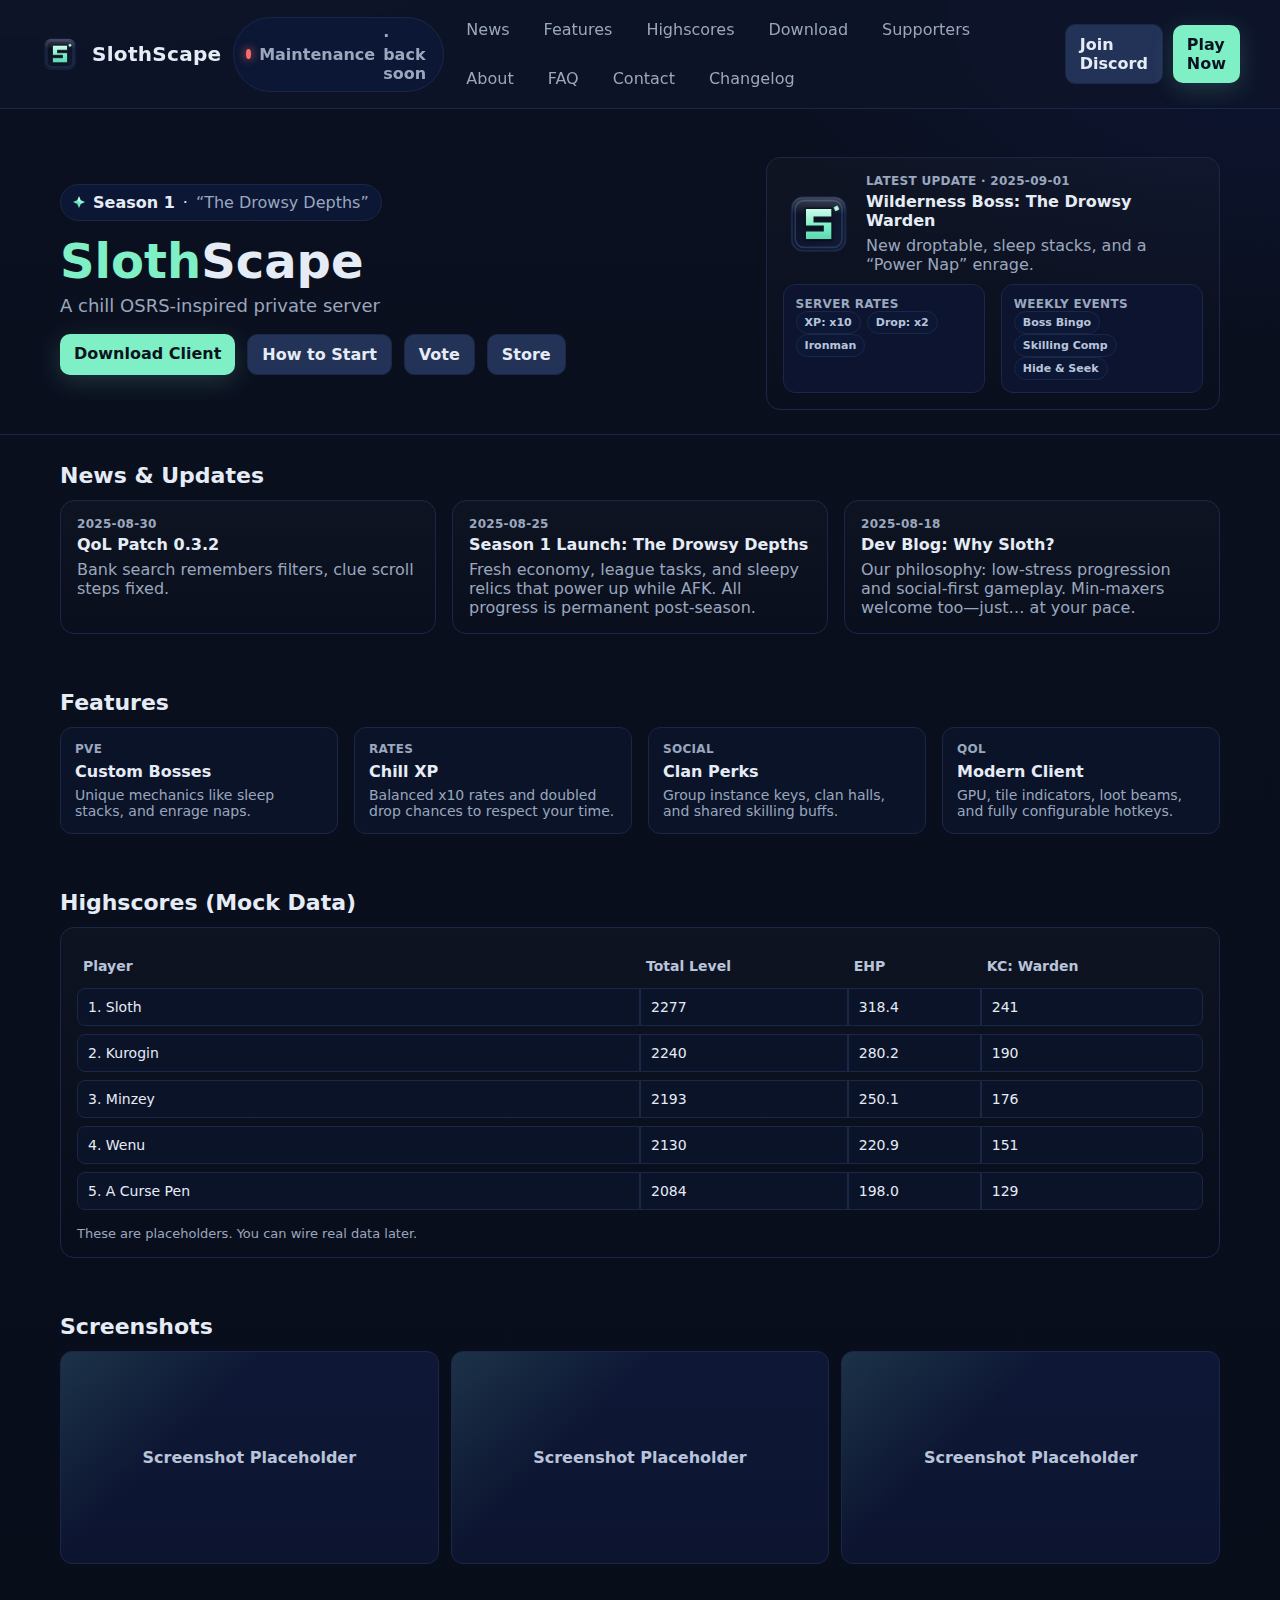
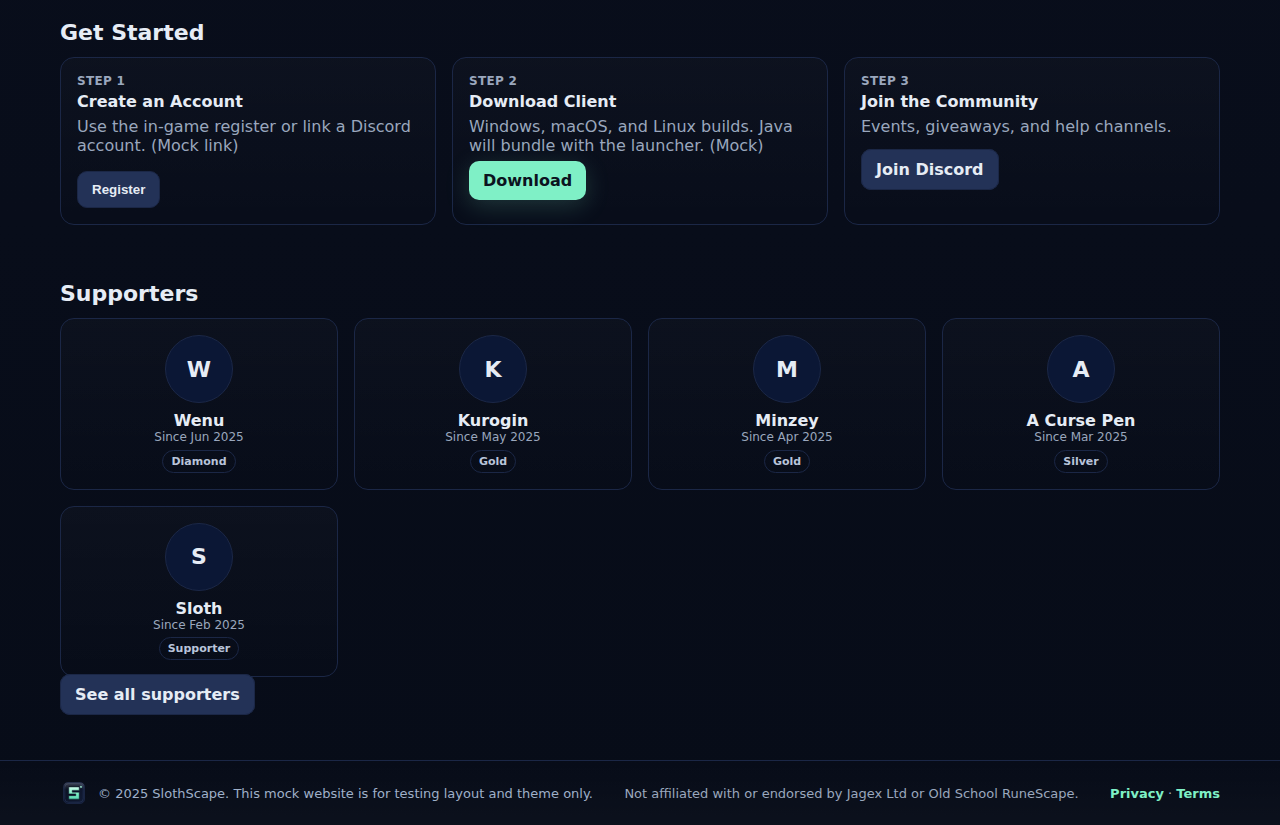
<file: index.html>
<!doctype html>
<html lang="en">
<head>
  <meta charset="utf-8">
  <title>SlothScape — Slow gaming</title>
  <meta name="viewport" content="width=device-width, initial-scale=1">
  <meta name="color-scheme" content="dark">
  <meta name="description" content="SlothScape — a chill OSRS-inspired server with custom bosses, balanced XP rates, and social-first gameplay.">
  
  <!-- Favicon -->
  <link rel="icon" href="favicon.svg" type="image/svg+xml">
  
  <!-- Social Meta Tags -->
  <meta property="og:title" content="SlothScape">
  <meta property="og:description" content="A chill OSRS-inspired private server with custom bosses, balanced XP rates, and social-first gameplay.">
  <meta property="og:type" content="website">
  <meta property="og:image" content="favicon.svg">
  <meta property="og:url" content="https://slothuim.github.io/slothscape-site/">
  <meta name="twitter:card" content="summary">
  <meta name="twitter:title" content="SlothScape — RuneScape Private Server">
  <meta name="twitter:description" content="A chill OSRS-inspired private server with custom bosses, balanced XP rates, and social-first gameplay.">
  <meta name="twitter:image" content="favicon.svg">
  <style>
    :root{
      --bg-0:#070c18;
      --bg-1:#0B1020;
      --bg-2:#121C36;
      --panel:#0d1428;
      --line:#1b2746;
      --muted:#9aa7bd;
      --text:#e6ecf5;
      --accent:#7FF0C6;
      --accent-2:#59D8B1;
      --danger:#ff6b6b;
      --ok:#4cd57e;
      --gold:#f5d06f;
    }
    *{box-sizing:border-box}
    html,body{margin:0;padding:0}
    body{
      font-family: system-ui, -apple-system, Segoe UI, Roboto, Inter, Arial, sans-serif;
      background:
        radial-gradient(1200px 600px at 10% -10%, #162044 0%, transparent 60%),
        radial-gradient(1000px 600px at 100% 0%, #0d1533 0%, transparent 55%),
        linear-gradient(180deg, var(--bg-1), var(--bg-0));
      color:var(--text);
      min-height:100vh;
    }
    a{color:inherit;text-decoration:none}
    .container{max-width:1200px;margin:0 auto;padding:0 20px}
    /* Nav */
    .nav{
      position:sticky; top:0; z-index:50;
      backdrop-filter: blur(8px);
      background: color-mix(in oklab, var(--panel) 75%, transparent);
      border-bottom:1px solid var(--line);
    }
    .nav-inner{display:flex;align-items:center;justify-content:space-between;padding:12px 0;gap:12px}
    .brand{display:flex;align-items:center;gap:12px}
    .brand .logo{width:40px;height:40px;flex:0 0 40px}
    .brand .name{font-weight:800;letter-spacing:.3px;font-size:20px}
    .nav-links{display:flex;align-items:center;gap:14px;color:var(--muted);flex-wrap:wrap}
    .nav-links a{padding:8px 10px;border-radius:8px}
    .nav-links a:hover{background:#0c1631;color:var(--text)}
    .cta{display:flex;gap:10px;align-items:center}
    .btn{
      background:var(--accent);
      color:#0b1320;
      border:0;border-radius:10px;
      padding:10px 14px;font-weight:800;cursor:pointer;
      box-shadow: 0 6px 24px rgba(127,240,198,.18);
      transition: transform .12s ease, box-shadow .12s ease, background .2s ease;
    }
    .btn:hover{transform:translateY(-1px); box-shadow:0 10px 28px rgba(127,240,198,.24)}
    .btn.secondary{background:#233257;color:var(--text);box-shadow:none;border:1px solid var(--line)}
    .status-pill{
      display:flex;align-items:center;gap:8px;
      padding:8px 12px;border-radius:999px;
      background:#0b1735;border:1px solid var(--line);color:var(--muted);font-weight:600
    }
    .dot{width:10px;height:10px;border-radius:50%;background:var(--ok);box-shadow:0 0 10px var(--ok)}
    .dot.off{background:var(--danger);box-shadow:0 0 10px var(--danger)}
    /* Hero */
    .hero{padding:48px 0 24px;border-bottom:1px solid var(--line)}
    .hero-grid{display:grid;grid-template-columns:1.2fr .8fr;gap:24px;align-items:center}
    @media (max-width: 900px){.hero-grid{grid-template-columns:1fr;}}
    .hero h1{font-size:48px;line-height:1.1;margin:14px 0 8px}
    .hero p.lead{color:var(--muted);font-size:18px;margin:0 0 18px}
    .hero-actions{display:flex;flex-wrap:wrap;gap:12px;margin-top:6px}
    .card{
      background: linear-gradient(180deg, rgba(255,255,255,0.02), rgba(255,255,255,0.00));
      border:1px solid var(--line);
      border-radius:14px;
      padding:16px;
    }
    .panel{background:#0c1430;border:1px solid var(--line);border-radius:14px;padding:16px}
    .mini{padding:12px;border-radius:12px}
    /* Sections */
    .section{padding:28px 0}
    .section h2{font-size:22px;margin:0 0 12px}
    .grid{display:grid;gap:16px}
    .grid.cols-3{grid-template-columns:repeat(3,1fr)}
    .grid.cols-2{grid-template-columns:repeat(2,1fr)}
    .grid.cols-4{grid-template-columns:repeat(4,1fr)}
    @media (max-width: 900px){
      .grid.cols-3,.grid.cols-4{grid-template-columns:1fr 1fr}
    }
    @media (max-width: 600px){
      .grid.cols-2,.grid.cols-3,.grid.cols-4{grid-template-columns:1fr}
      .hero h1{font-size:36px}
    }
    .news-item{display:flex;gap:12px}
    .news-date{
      font-size:12px;color:var(--muted);font-weight:700;letter-spacing:.3px
    }
    .news-title{font-weight:800;margin:4px 0 6px}
    .news-body{color:var(--muted)}
    .badge{display:inline-block;font-size:11px;font-weight:800;padding:4px 8px;border-radius:999px;border:1px solid var(--line);background:#0b1735;margin-right:6px;color:#b9c4da}
    .feature{padding:14px;border:1px solid var(--line);border-radius:12px;background:#0b1329}
    .feature h3{margin:6px 0 6px;font-size:16px}
    .feature p{margin:0;color:var(--muted);font-size:14px}
    .hi-table{width:100%;border-collapse:separate;border-spacing:0 8px;font-size:14px}
    .hi-table th{color:#b9c4da;font-weight:700;text-align:left;padding:6px}
    .hi-table td{padding:10px;background:#0b1329;border:1px solid var(--line)}
    .hi-table td:first-child{border-top-left-radius:8px;border-bottom-left-radius:8px}
    .hi-table td:last-child{border-top-right-radius:8px;border-bottom-right-radius:8px}
    .shots{display:grid;grid-template-columns:repeat(3,1fr);gap:12px}
    @media (max-width:900px){.shots{grid-template-columns:repeat(2,1fr)}}
    @media (max-width:600px){.shots{grid-template-columns:1fr}}
    .shot{
      aspect-ratio:16/9; border-radius:12px; overflow:hidden;
      background:
        linear-gradient(135deg, rgba(127,240,198,.12), transparent 35%),
        linear-gradient(180deg, #0e1836, #0c1430);
      border:1px solid var(--line);
      display:flex;align-items:center;justify-content:center;color:#b9c4da;font-weight:700
    }
    .footer{
      margin-top:28px;padding:18px 0;color:#9fb0c9;border-top:1px solid var(--line);
      background:linear-gradient(180deg, transparent, rgba(255,255,255,0.02));
      font-size:13px;
    }
    .link{color:var(--accent);font-weight:800}
    .pill{display:inline-flex;align-items:center;gap:8px;padding:8px 12px;border-radius:999px;background:#0b1735;border:1px solid var(--line)}
    /* Small helpers */
    .spacer{height:8px}
    .muted{color:var(--muted)}
    .gold{color:var(--gold)}
    .accent{color:var(--accent)}
    /* Logo sizing in hero */
    .logo-xl{width:96px;height:96px}
    /* Icon dots */
    .sparkle{
      width:12px;height:12px;display:inline-block;
      background: conic-gradient(from 0deg,#bffbe9, #7FF0C6, #59D8B1, #bffbe9);
      clip-path: polygon(50% 0%, 65% 35%, 100% 50%, 65% 65%, 50% 100%, 35% 65%, 0% 50%, 35% 35%);
      filter: drop-shadow(0 2px 6px rgba(127,240,198,.4));
    }
    /* Supporters on homepage */
 .sup-grid .card { text-align:center; }
 .sup-avatar{
   width:68px;height:68px;border-radius:50%;margin:0 auto .5rem;
   display:flex;align-items:center;justify-content:center;overflow:hidden;
   background:#0b1735;color:#e6ecf5;font-weight:800;font-size:22px;
   border:1px solid var(--line)
 }
 .sup-avatar img{width:100%;height:100%;object-fit:cover;display:block}
 .sup-name{font-weight:800}
 .sup-since{font-size:12px;color:var(--muted)}
 .tier-badge{
   display:inline-block;margin-top:.35rem;font-size:11px;font-weight:800;
   padding:.25rem .5rem;border-radius:999px;border:1px solid var(--line);color:#b9c4da
 }

    /* Modal (local-only registration) */
    .modal-backdrop{
      position:fixed; inset:0;
      background: rgba(0,0,0,.45);
      backdrop-filter: blur(6px);
      display:none;
      align-items:center; justify-content:center;
      z-index:100;
    }
    .modal-backdrop.show{display:flex}
    .modal{
      width:100%; max-width:520px;
      background:#0c1430; border:1px solid var(--line); border-radius:14px;
      padding:16px; box-shadow:0 20px 60px rgba(0,0,0,.5)
    }
    .modal header{display:flex;align-items:center;justify-content:space-between;margin-bottom:8px}
    .modal .close{background:transparent;border:0;color:var(--muted);font-size:20px;cursor:pointer;padding:6px}
    .modal label{display:block;margin:.55rem 0 .25rem;font-weight:700}
    .modal input{
      width:100%; padding:.7rem .8rem; border-radius:10px;
      border:1px solid var(--line); background:#0b1735; color:var(--text)
    }
  </style>

  <!-- Inline SVG symbol for the SlothScape icon (Tile + Coin S) so we can reuse it -->
  <svg width="0" height="0" style="position:absolute; left:-9999px; top:-9999px" aria-hidden="true" focusable="false">
    <symbol id="slothscape-logo" viewBox="0 0 64 64">
      <defs>
        <linearGradient id="tilebg" x1="0" x2="1" y1="0" y2="1">
          <stop offset="0%" stop-color="#0B1020"/>
          <stop offset="100%" stop-color="#121C36"/>
        </linearGradient>
        <linearGradient id="sgrad" x1="0" x2="0" y1="0" y2="1">
          <stop offset="0%" stop-color="#CFFCEB"/>
          <stop offset="55%" stop-color="#7FF0C6"/>
          <stop offset="100%" stop-color="#59D8B1"/>
        </linearGradient>
        <linearGradient id="gloss" x1="0" x2="0" y1="0" y2="1">
          <stop offset="0%" stop-color="#FFFFFF" stop-opacity="0.20"/>
          <stop offset="70%" stop-color="#FFFFFF" stop-opacity="0.00"/>
        </linearGradient>
        <clipPath id="tileClip">
          <rect x="8" y="8" width="48" height="48" rx="10" ry="10"/>
        </clipPath>
        <filter id="sShadow" x="-20%" y="-20%" width="140%" height="140%">
          <feDropShadow dx="0" dy="1.2" stdDeviation="1.6" flood-color="#000000" flood-opacity="0.35"/>
        </filter>
      </defs>
      <rect x="8" y="8" width="48" height="48" rx="10" ry="10" fill="url(#tilebg)"/>
      <rect x="8" y="8" width="48" height="48" rx="10" ry="10" fill="none" stroke="#1B2746" stroke-width="2"/>
      <rect x="11" y="11" width="42" height="42" rx="8" ry="8" fill="none" stroke="#263659" stroke-width="1.5"/>
      <g clip-path="url(#tileClip)">
        <rect x="8" y="8" width="48" height="22" fill="url(#gloss)"/>
      </g>
      <g filter="url(#sShadow)">
        <path d="M 20 18 H 44 V 26 H 28 V 30 H 44 V 46 H 20 V 38 H 36 V 34 H 20 Z"
              fill="url(#sgrad)" stroke="#0A1325" stroke-width="1.25" />
      </g>
      <g transform="translate(48,18) rotate(18)">
        <path d="M0,-2.4 L2.4,0 L0,2.4 L-2.4,0 Z" fill="#BFFBE9" stroke="#7FF0C6" stroke-width="0.6"/>
      </g>
    </symbol>
  </svg>
</head>

<body>
  <!-- Nav -->
  <nav class="nav">
    <div class="container nav-inner">
      <div class="brand">
        <svg class="logo" role="img" aria-label="SlothScape logo"><use href="#slothscape-logo"></use></svg>
        <div class="name">SlothScape</div>
        <div class="status-pill" id="status-pill" title="Mock server status">
          <span class="dot" id="status-dot"></span>
          <span id="status-text">Online</span>
          <span class="muted" id="online-count">· 214 online</span>
        </div>
      </div>
      <div class="nav-links" role="navigation" aria-label="Main">
        <!-- Internal sections still work for the homepage -->
        <a href="#news">News</a>
        <a href="features.html">Features</a>
        <a href="#hiscores">Highscores</a>
        <a href="download.html">Download</a>
        <a href="supporters_Version3.html">Supporters</a>
        <!-- New site pages -->
        <a href="about.html">About</a>
        <a href="faq.html">FAQ</a>
        <a href="contact.html">Contact</a>
        <a href="changelog.html">Changelog</a>
      </div>
      <div class="cta">
        <a class="btn secondary" href="https://discord.gg/ZUt3U7D9ZU" target="_blank" rel="noopener noreferrer" id="btn-discord">Join Discord</a>
        <a class="btn" href="download.html" id="btn-play">Play Now</a>
      </div>
    </div>
  </nav>

  <!-- Hero -->
  <header class="hero">
    <div class="container hero-grid">
      <div>
        <div class="pill"><span class="sparkle"></span> <span style="font-weight:800">Season 1</span> · <span class="muted">“The Drowsy Depths”</span></div>
        <h1><span class="accent">Sloth</span>Scape</h1>
        <p class="lead">A chill OSRS-inspired private server</p>
        <div class="hero-actions">
          <a class="btn" href="download.html">Download Client</a>
          <a class="btn secondary" href="faq.html">How to Start</a>
          <a class="btn secondary" href="#vote">Vote</a>
          <a class="btn secondary" href="#store">Store</a>
        </div>
        <div class="spacer"></div>
      </div>
      <div>
        <div class="card">
          <div style="display:flex;gap:12px;align-items:center;margin-bottom:10px">
            <svg class="logo logo-xl" role="img" aria-label="SlothScape logo large"><use href="#slothscape-logo"></use></svg>
            <div>
              <div class="news-date">LATEST UPDATE · 2025-09-01</div>
              <div class="news-title">Wilderness Boss: The Drowsy Warden</div>
              <div class="news-body">New droptable, sleep stacks, and a “Power Nap” enrage.</div>
            </div>
          </div>
          <div class="grid cols-2">
            <div class="panel mini">
              <div class="news-date">SERVER RATES</div>
              <div><span class="badge">XP: x10</span><span class="badge">Drop: x2</span><span class="badge">Ironman</span></div>
            </div>
            <div class="panel mini">
              <div class="news-date">WEEKLY EVENTS</div>
              <div><span class="badge">Boss Bingo</span><span class="badge">Skilling Comp</span><span class="badge">Hide & Seek</span></div>
            </div>
          </div>
        </div>
      </div>
    </div>
  </header>

  <!-- News -->
  <section class="section" id="news">
    <div class="container">
      <h2>News & Updates</h2>
      <div class="grid cols-3">
        <article class="card news-item">
          <div>
            <div class="news-date">2025-08-30</div>
            <div class="news-title">QoL Patch 0.3.2</div>
            <div class="news-body">Bank search remembers filters, clue scroll steps fixed.</div>
          </div>
        </article>
        <article class="card news-item">
          <div>
            <div class="news-date">2025-08-25</div>
            <div class="news-title">Season 1 Launch: The Drowsy Depths</div>
            <div class="news-body">Fresh economy, league tasks, and sleepy relics that power up while AFK. All progress is permanent post-season.</div>
          </div>
        </article>
        <article class="card news-item">
          <div>
            <div class="news-date">2025-08-18</div>
            <div class="news-title">Dev Blog: Why Sloth?</div>
            <div class="news-body">Our philosophy: low-stress progression and social-first gameplay. Min-maxers welcome too—just… at your pace.</div>
          </div>
        </article>
      </div>
    </div>
  </section>

  <!-- Features -->
  <section class="section" id="features">
    <div class="container">
      <h2>Features</h2>
      <div class="grid cols-4">
        <div class="feature">
          <div class="news-date">PVE</div>
          <h3>Custom Bosses</h3>
          <p>Unique mechanics like sleep stacks, and enrage naps.</p>
        </div>
        <div class="feature">
          <div class="news-date">RATES</div>
          <h3>Chill XP</h3>
          <p>Balanced x10 rates and doubled drop chances to respect your time.</p>
        </div>
        <div class="feature">
          <div class="news-date">SOCIAL</div>
          <h3>Clan Perks</h3>
          <p>Group instance keys, clan halls, and shared skilling buffs.</p>
        </div>
        <div class="feature">
          <div class="news-date">QOL</div>
          <h3>Modern Client</h3>
          <p>GPU, tile indicators, loot beams, and fully configurable hotkeys.</p>
        </div>
      </div>
    </div>
  </section>

  <!-- Highscores (mock) -->
  <section class="section" id="hiscores">
    <div class="container">
      <h2>Highscores (Mock Data)</h2>
      <div class="card">
        <table class="hi-table" aria-label="Highscores table">
          <thead>
            <tr>
              <th style="width:50%">Player</th>
              <th>Total Level</th>
              <th>EHP</th>
              <th>KC: Warden</th>
            </tr>
          </thead>
          <tbody id="hiscore-body">
            <tr>
              <td>1. Sloth</td><td>2277</td><td>318.4</td><td>241</td>
            </tr>
            <tr>
              <td>2. Kurogin</td><td>2240</td><td>280.2</td><td>190</td>
            </tr>
            <tr>
              <td>3. Minzey</td><td>2193</td><td>250.1</td><td>176</td>
            </tr>
            <tr>
              <td>4. Wenu</td><td>2130</td><td>220.9</td><td>151</td>
            </tr>
            <tr>
              <td>5. A Curse Pen</td><td>2084</td><td>198.0</td><td>129</td>
            </tr>
          </tbody>
        </table>
        <div class="spacer"></div>
        <div class="muted" style="font-size:13px">These are placeholders. You can wire real data later.</div>
      </div>
    </div>
  </section>

  <!-- Screenshots -->
  <section class="section" id="shots">
    <div class="container">
      <h2>Screenshots</h2>
      <div class="shots">
        <div class="shot">Screenshot Placeholder</div>
        <div class="shot">Screenshot Placeholder</div>
        <div class="shot">Screenshot Placeholder</div>
      </div>
    </div>
  </section>

  <!-- Download / How To -->
  <section class="section" id="download">
    <div class="container">
      <h2>Get Started</h2>
      <div class="grid cols-3">
        <div class="card">
          <div class="news-date">STEP 1</div>
          <div class="news-title">Create an Account</div>
          <div class="news-body" id="register-body">Use the in-game register or link a Discord account. (Mock link)</div>
          <div class="spacer"></div>
          <div class="spacer"></div>
          <button class="btn secondary" id="btn-open-register" type="button">Register</button>
        </div>
        <div class="card">
          <div class="news-date">STEP 2</div>
          <div class="news-title">Download Client</div>
          <div class="news-body">Windows, macOS, and Linux builds. Java will bundle with the launcher. (Mock)</div>
          <div class="spacer"></div>
          <div class="spacer"></div>
          <a href="download.html" class="btn">Download</a>
        </div>
        <div class="card">
          <div class="news-date">STEP 3</div>
          <div class="news-title">Join the Community</div>
          <div class="news-body">Events, giveaways, and help channels.</div>
          <div class="spacer"></div>
          <div class="spacer"></div>
          <div class="spacer"></div>
          <a href="https://discord.gg/ZUt3U7D9ZU" target="_blank" rel="noopener noreferrer" class="btn secondary">Join Discord</a>
        </div>
      </div>
    </div>
  </section>
<!-- Supporters -->
<section class="section" id="supporters">
  <div class="container">
    <h2>Supporters</h2>
    <div class="grid cols-4 sup-grid" id="supporter-grid-home">
      <div class="card muted">Loading supporters…</div>
    </div>
    <div class="spacer"></div>
    <a class="btn secondary" href="supporters_Version3.html">See all supporters</a>
  </div>
</section>
  <!-- Footer -->
  <footer class="footer">
    <div class="container" style="display:flex;gap:12px;align-items:center;justify-content:space-between;flex-wrap:wrap">
      <div style="display:flex;align-items:center;gap:10px">
        <svg class="logo" style="width:28px;height:28px"><use href="#slothscape-logo"></use></svg>
        <div>© 2025 SlothScape. This mock website is for testing layout and theme only.</div>
      </div>
      <div class="muted">Not affiliated with or endorsed by Jagex Ltd or Old School RuneScape.</div>
      <div>
        <a href="privacy.html" class="link">Privacy</a> · <a href="terms.html" class="link">Terms</a>
      </div>
    </div>
  </footer>

  <!-- Local-only Register Modal -->
  <div class="modal-backdrop" id="register-modal" aria-hidden="true" role="dialog" aria-modal="true">
    <div class="modal" role="document">
      <header>
        <h3 style="margin:0">Create your account</h3>
        <button class="close" id="register-close" aria-label="Close">×</button>
      </header>
      <form id="register-form" novalidate>
        <label for="display_name">Website display name</label>
        <input id="display_name" name="display_name" required minlength="3" maxlength="20" placeholder="e.g., DrowsySloth">
        <label for="login_username">Login username (private)</label>
        <input id="login_username" name="login_username" required pattern="^[a-z0-9_]{3,20}$" placeholder="a–z, 0–9, _ only">
        <div class="muted" style="font-size:12px;margin:.35rem 0 .6rem">
          This is a local-only mock. No data leaves your browser.
        </div>
        <div style="display:flex;gap:.5rem;justify-content:flex-end;align-items:center">
          <button class="btn secondary" type="button" id="register-delete" style="margin-right:auto;display:none">Delete local</button>
          <button class="btn" type="submit" id="register-submit">Create account</button>
        </div>
        <div id="register-msg" class="muted" style="margin-top:.55rem"></div>
      </form>
    </div>
  </div>

  <script>
    // Mock dynamic bits
    // Supporters (homepage preview)
(function(){
  const GRID_ID = 'supporter-grid-home';
  const TIER_ORDER = ['Diamond','Gold','Silver','Bronze','Supporter'];
  const grid = document.getElementById(GRID_ID);
  if (!grid) return;

  function initials(name){ return (name||'?').trim().charAt(0).toUpperCase() || '?'; }
  function formatDate(iso){
    if(!iso) return '';
    const d = new Date(iso);
    return isNaN(d) ? '' : d.toLocaleDateString(undefined,{year:'numeric',month:'short'});
  }

  fetch('supporters_Version3.json', { cache:'no-store' })
    .then(r => r.ok ? r.json() : Promise.reject())
    .then(data => {
      const all = (data.supporters || []).map(s=>({
        name: s.name || 'Anonymous',
        avatar: s.avatar || '',
        tier: s.tier || 'Supporter',
        since: s.since || '',
        url: s.url || 'https://patreon.com/'
      }));

      // Sort by tier, then newest since date
      const order = new Map(TIER_ORDER.map((t,i)=>[t,i]));
      all.sort((a,b)=>{
        const ta=(order.get(a.tier)??999), tb=(order.get(b.tier)??999);
        if(ta!==tb) return ta-tb;
        const da=a.since?Date.parse(a.since):0, db=b.since?Date.parse(b.since):0;
        return db-da;
      });

      // Show top 12 on homepage
      const top = all.slice(0, 12);

      if(top.length===0){
        grid.innerHTML = '<div class="card muted">No supporters yet.</div>';
        return;
      }

      grid.innerHTML = '';
      for(const s of top){
        const a = document.createElement('a');
        a.className = 'card';
        a.href = s.url;
        a.target = '_blank';
        a.rel = 'noopener';
        a.title = s.name;

        const avatar = document.createElement('div');
        avatar.className = 'sup-avatar';
        if (s.avatar.trim()){
          const img = document.createElement('img');
          img.src = s.avatar;
          img.alt = s.name;
          avatar.appendChild(img);
        } else {
          avatar.textContent = initials(s.name);
        }

        const name = document.createElement('div');
        name.className = 'sup-name';
        name.textContent = s.name;

        const since = document.createElement('div');
        since.className = 'sup-since';
        const sinceText = s.since ? `Since ${formatDate(s.since)}` : '';
        since.textContent = sinceText;

        const badge = document.createElement('div');
        badge.className = 'tier-badge';
        badge.textContent = s.tier;

        a.appendChild(avatar);
        a.appendChild(name);
        if (sinceText) a.appendChild(since);
        a.appendChild(badge);
        grid.appendChild(a);
      }
    })
    .catch(()=>{
      grid.innerHTML = '<div class="card muted">Supporters unavailable.</div>';
    });
})();
    (function(){
      const dot = document.getElementById('status-dot');
      const text = document.getElementById('status-text');
      const count = document.getElementById('online-count');

      // Randomize online every 6s (mock)
      function updateOnline(){
        // 90% chance online, 10% maintenance
        const online = Math.random() > 0.1;
        const players = Math.floor(180 + Math.random()*120);
        dot.classList.toggle('off', !online);
        text.textContent = online ? 'Online' : 'Maintenance';
        count.textContent = online ? `· ${players} online` : '· back soon';
      }
      updateOnline();
      setInterval(updateOnline, 6000);

      // Smooth scroll for internal links
      document.querySelectorAll('a[href^="#"]').forEach(a=>{
        a.addEventListener('click', (e)=>{
          const id = a.getAttribute('href').slice(1);
          if(!id) return;
          const el = document.getElementById(id);
          if(el){
            e.preventDefault();
            el.scrollIntoView({behavior:'smooth', block:'start'});
          }
        });
      });

      // Placeholder actions
      document.getElementById('btn-play').addEventListener('click', (e)=>{
        // If this is linking to download.html, let it navigate instead of alert
        if (e.currentTarget.getAttribute('href') === '#') {
          e.preventDefault();
          alert('Mock: Launching SlothScape… (wire to your launcher/download)');
        }
      });
    })();

    // Local-only registration modal logic
    (function(){
      const LS_KEY = 'slothscape_user';
      const modal = document.getElementById('register-modal');
      const form = document.getElementById('register-form');
      const btnOpen = document.getElementById('btn-open-register');
      const btnClose = document.getElementById('register-close');
      const btnDelete = document.getElementById('register-delete');
      const msg = document.getElementById('register-msg');
      const bodyText = document.getElementById('register-body');
      const inputDisplay = document.getElementById('display_name');
      const inputLogin = document.getElementById('login_username');
      const submitBtn = document.getElementById('register-submit');

      if (!btnOpen) return;

      function load() {
        try { return JSON.parse(localStorage.getItem(LS_KEY)) || null; }
        catch { return null; }
      }
      function save(obj) {
        localStorage.setItem(LS_KEY, JSON.stringify(obj));
      }
      function remove() { localStorage.removeItem(LS_KEY); }

      function setModal(show) {
        modal.classList.toggle('show', show);
        modal.setAttribute('aria-hidden', show ? 'false' : 'true');
        if (show) setTimeout(()=> inputDisplay.focus(), 10);
      }

      function updateUI() {
        const user = load();
        if (user) {
          bodyText.textContent = `You're registered locally as ${user.display_name}.`;
          btnOpen.textContent = 'Account';
          btnOpen.classList.remove('secondary');
        } else {
          bodyText.textContent = 'Use the in-game register or link a Discord account. (Mock link)';
          btnOpen.textContent = 'Register';
          if (!btnOpen.classList.contains('secondary')) btnOpen.classList.add('secondary');
        }
      }

      function openForEdit() {
        const user = load();
        msg.textContent = '';
        msg.style.color = '';
        btnDelete.style.display = user ? 'inline-flex' : 'none';
        submitBtn.textContent = user ? 'Update' : 'Create account';
        inputDisplay.value = user?.display_name || '';
        inputLogin.value = user?.login_username || '';
        setModal(true);
      }

      btnOpen.addEventListener('click', openForEdit);
      btnClose.addEventListener('click', () => setModal(false));
      modal.addEventListener('click', (e) => { if (e.target === modal) setModal(false); });
      window.addEventListener('keydown', (e) => { if (e.key === 'Escape') setModal(false); });

      btnDelete.addEventListener('click', () => {
        remove();
        msg.textContent = 'Local account removed.';
        msg.style.color = '#ffb4b4';
        updateUI();
        setTimeout(() => setModal(false), 600);
      });

      form.addEventListener('submit', (e) => {
        e.preventDefault();
        const display_name = inputDisplay.value.trim();
        const login_username = inputLogin.value.trim();
        if (display_name.length < 3 || display_name.length > 20) {
          msg.textContent = 'Display name must be 3–20 characters.';
          msg.style.color = '#ffb4b4';
          return;
        }
        if (!/^[a-z0-9_]{3,20}$/.test(login_username)) {
          msg.textContent = 'Login username must be 3–20 chars: a–z, 0–9, _';
          msg.style.color = '#ffb4b4';
          return;
        }
        const payload = { display_name, login_username, created_at: new Date().toISOString() };
        try {
          save(payload);
          msg.textContent = 'Saved locally. Backend integration pending.';
          msg.style.color = '#7FF0C6';
          updateUI();
          setTimeout(() => setModal(false), 700);
        } catch (err) {
          msg.textContent = 'Cannot access local storage (browser privacy mode?).';
          msg.style.color = '#ffb4b4';
        }
      });

      updateUI();
    })();
  </script>
</body>
</html>
</file>
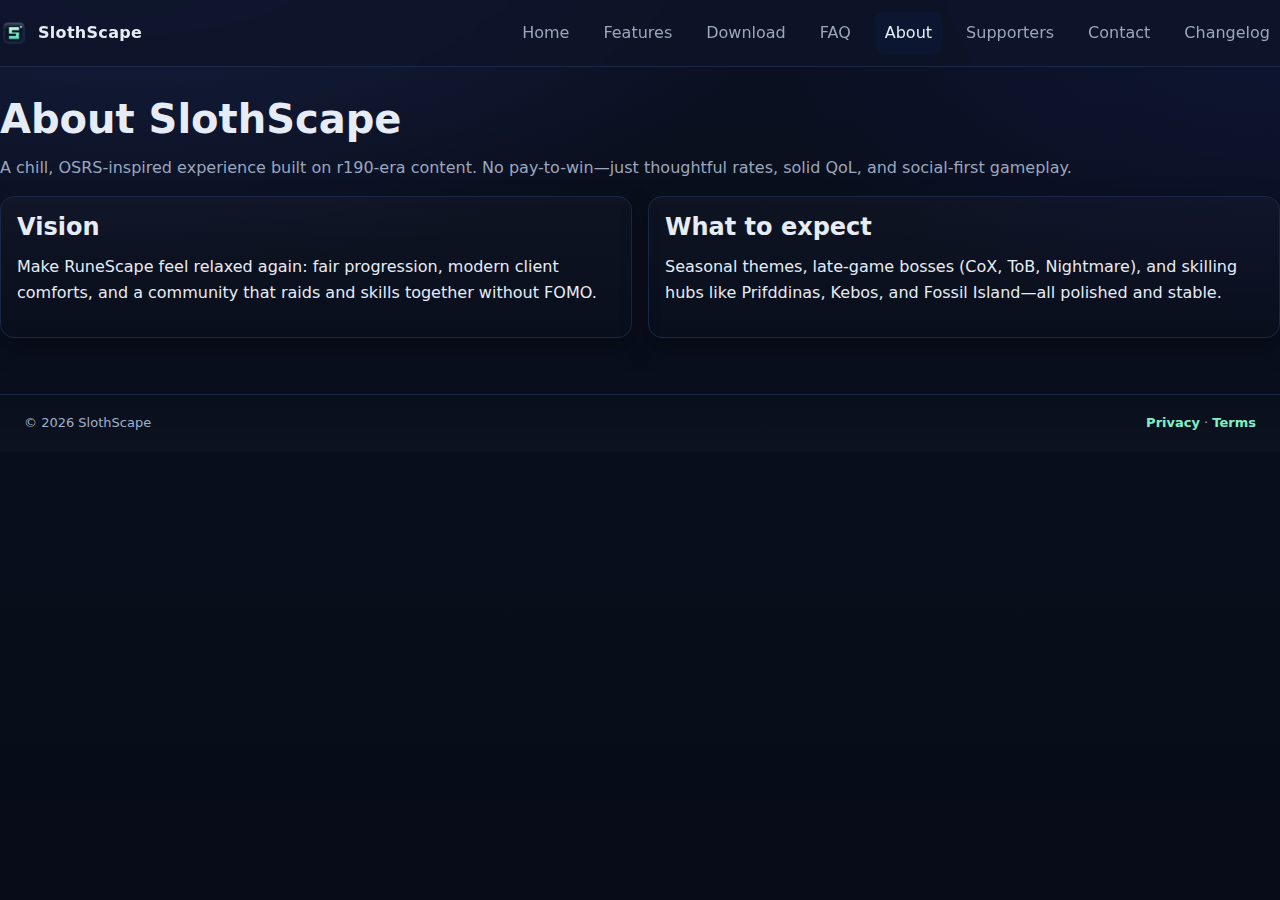
<file: about.html>
<!doctype html>
<html lang="en">
<head>
  <meta charset="utf-8">
  <title>SlothScape — About</title>
  <meta name="viewport" content="width=device-width, initial-scale=1">
  <link rel="icon" href="favicon.svg" type="image/svg+xml">
  <link rel="stylesheet" href="assets_css_site.css">
  <script defer src="/assets/scripts/ui.js"></script>
</head>
<body>
  <header class="navbar">
    <div class="container navbar-inner">
      <a class="brand" href="index.html"><img class="logo" src="favicon.svg" alt=""> SlothScape</a>
      <nav class="nav" aria-label="Main">
        <a href="index.html">Home</a>
        <a href="features.html">Features</a>
        <a href="download.html">Download</a>
        <a href="faq.html">FAQ</a>
        <a href="about.html" aria-current="page">About</a>
        <a href="supporters.html">Supporters</a>
        <a href="contact.html">Contact</a>
        <a href="changelog.html">Changelog</a>
      </nav>
    </div>
  </header>

  <main class="container section">
    <h1>About SlothScape</h1>
    <p class="muted">A chill, OSRS-inspired experience built on r190-era content. No pay-to-win—just thoughtful rates, solid QoL, and social-first gameplay.</p>
    <div class="grid cols-2">
      <div class="card">
        <h3>Vision</h3>
        <p>Make RuneScape feel relaxed again: fair progression, modern client comforts, and a community that raids and skills together without FOMO.</p>
      </div>
      <div class="card">
        <h3>What to expect</h3>
        <p>Seasonal themes, late‑game bosses (CoX, ToB, Nightmare), and skilling hubs like Prifddinas, Kebos, and Fossil Island—all polished and stable.</p>
      </div>
    </div>
  </main>

  <footer class="site-footer">
    <div class="container" style="display:flex;align-items:center;justify-content:space-between;gap:12px;flex-wrap:wrap">
      <div>© <span id="year"></span> SlothScape</div>
      <div><a class="link" href="privacy.html">Privacy</a> · <a class="link" href="terms.html">Terms</a></div>
    </div>
  </footer>
  <script>document.getElementById('year').textContent = new Date().getFullYear();</script>
</body>
</html>
</file>
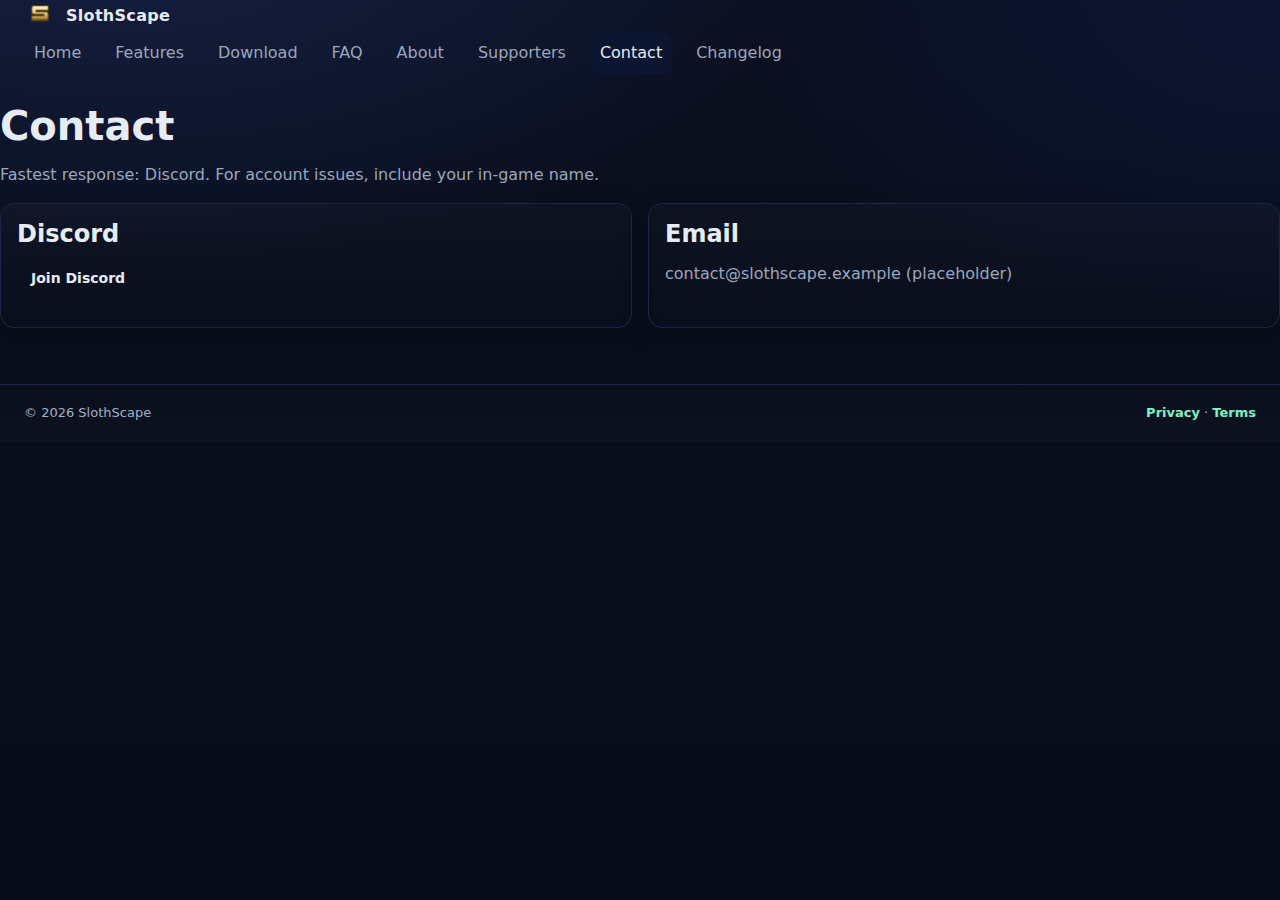
<file: contact.html>
<!doctype html>
<html lang="en">
<head>
  <meta charset="utf-8">
  <title>SlothScape — Contact</title>
  <meta name="viewport" content="width=device-width, initial-scale=1">
  <link rel="icon" href="favicon.svg" type="image/svg+xml">
  <link rel="stylesheet" href="assets_css_site.css">
</head>
<body>
  <header class="site-header">
    <div class="container nav-inner">
      <a class="brand" href="index.html"><img class="brand-icon" src="/assets/brand/slothscape-s.svg" alt="SlothScape"> SlothScape</a>
      <nav class="nav" aria-label="Main">
        <a href="index.html">Home</a>
        <a href="features.html">Features</a>
        <a href="download.html">Download</a>
        <a href="faq.html">FAQ</a>
        <a href="about.html">About</a>
        <a href="supporters.html">Supporters</a>
        <a href="contact.html" aria-current="page">Contact</a>
        <a href="changelog.html">Changelog</a>
      </nav>
    </div>
  </header>

  <main class="container section">
    <h1>Contact</h1>
    <p class="muted">Fastest response: Discord. For account issues, include your in‑game name.</p>
    <div class="grid cols-2">
      <div class="card">
        <h3>Discord</h3>
        <p><a class="btn secondary" href="https://discord.gg/ZUt3U7D9ZU" target="_blank" rel="noopener noreferrer">Join Discord</a></p>
      </div>
      <div class="card">
        <h3>Email</h3>
        <p class="muted">contact@slothscape.example (placeholder)</p>
      </div>
    </div>
  </main>

  <footer class="site-footer">
    <div class="container" style="display:flex;align-items:center;justify-content:space-between;gap:12px;flex-wrap:wrap">
      <div>© <span id="year"></span> SlothScape</div>
      <div><a class="link" href="privacy.html">Privacy</a> · <a class="link" href="terms.html">Terms</a></div>
    </div>
  </footer>
  <script>document.getElementById('year').textContent = new Date().getFullYear();</script>
</body>
</html>
</file>
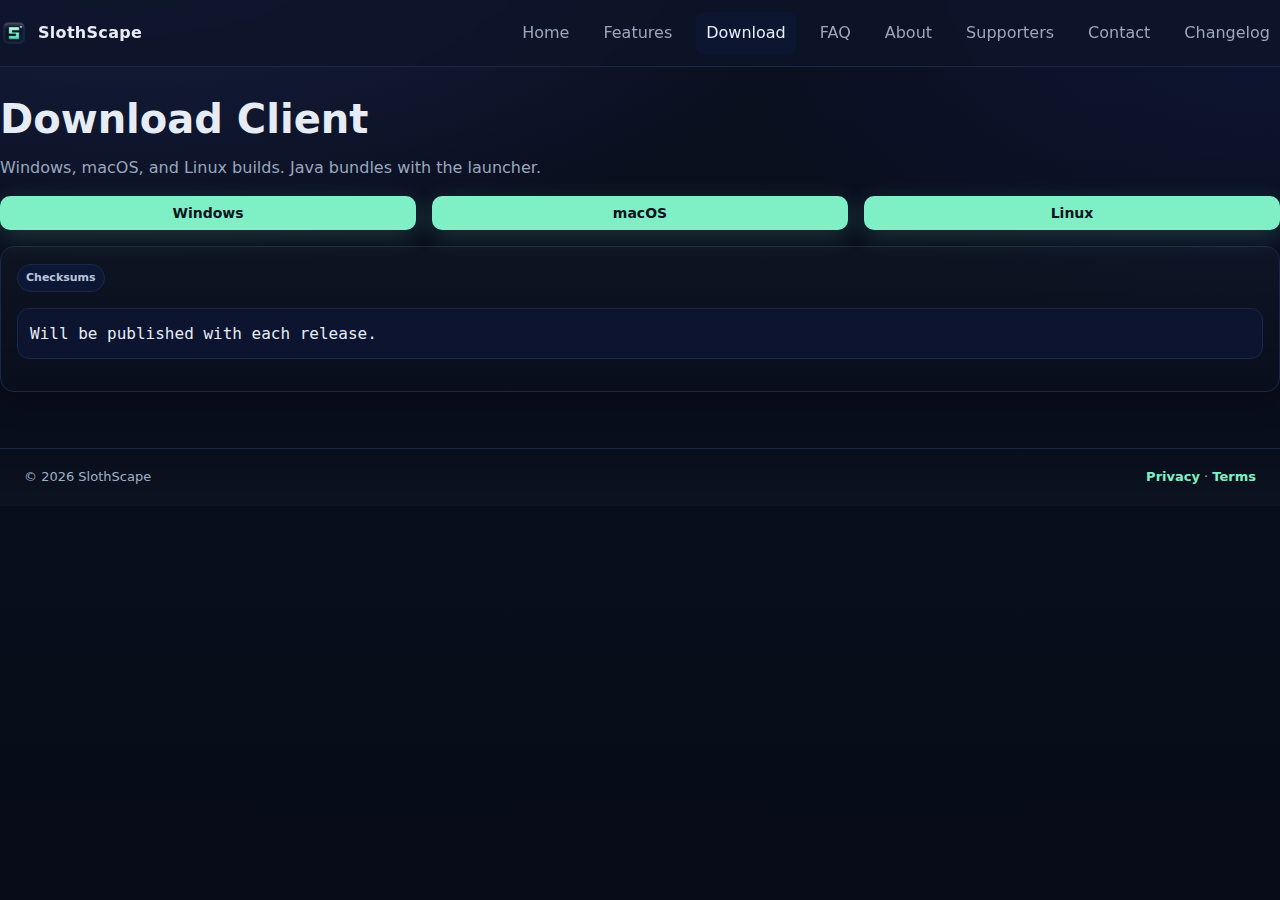
<file: download.html>
<!doctype html>
<html lang="en">
<head>
  <meta charset="utf-8">
  <title>SlothScape — Download</title>
  <meta name="viewport" content="width=device-width, initial-scale=1">
  <link rel="icon" href="favicon.svg" type="image/svg+xml">
  <link rel="stylesheet" href="assets_css_site.css">
  <script defer src="/assets/scripts/ui.js"></script>
</head>
<body>
  <header class="navbar">
    <div class="container navbar-inner">
      <a class="brand" href="index.html"><img class="logo" src="favicon.svg" alt=""> SlothScape</a>
      <nav class="nav" aria-label="Main">
        <a href="index.html">Home</a>
        <a href="features.html">Features</a>
        <a href="download.html" aria-current="page">Download</a>
        <a href="faq.html">FAQ</a>
        <a href="about.html">About</a>
        <a href="supporters.html">Supporters</a>
        <a href="contact.html">Contact</a>
        <a href="changelog.html">Changelog</a>
      </nav>
    </div>
  </header>

  <main class="container section">
    <h1>Download Client</h1>
    <p class="muted">Windows, macOS, and Linux builds. Java bundles with the launcher.</p>
    <div class="grid cols-3 downloads">
      <a class="card btn btn-primary" href="#" download>Windows</a>
      <a class="card btn btn-primary" href="#" download>macOS</a>
      <a class="card btn btn-primary" href="#" download>Linux</a>
    </div>
    <div class="card" style="margin-top:1rem">
      <div class="badge">Checksums</div>
      <pre class="code">Will be published with each release.</pre>
    </div>
  </main>

  <footer class="site-footer">
    <div class="container" style="display:flex;align-items:center;justify-content:space-between;gap:12px;flex-wrap:wrap">
      <div>© <span id="year"></span> SlothScape</div>
      <div><a class="link" href="privacy.html">Privacy</a> · <a class="link" href="terms.html">Terms</a></div>
    </div>
  </footer>
  <script>document.getElementById('year').textContent = new Date().getFullYear();</script>
</body>
</html>
</file>
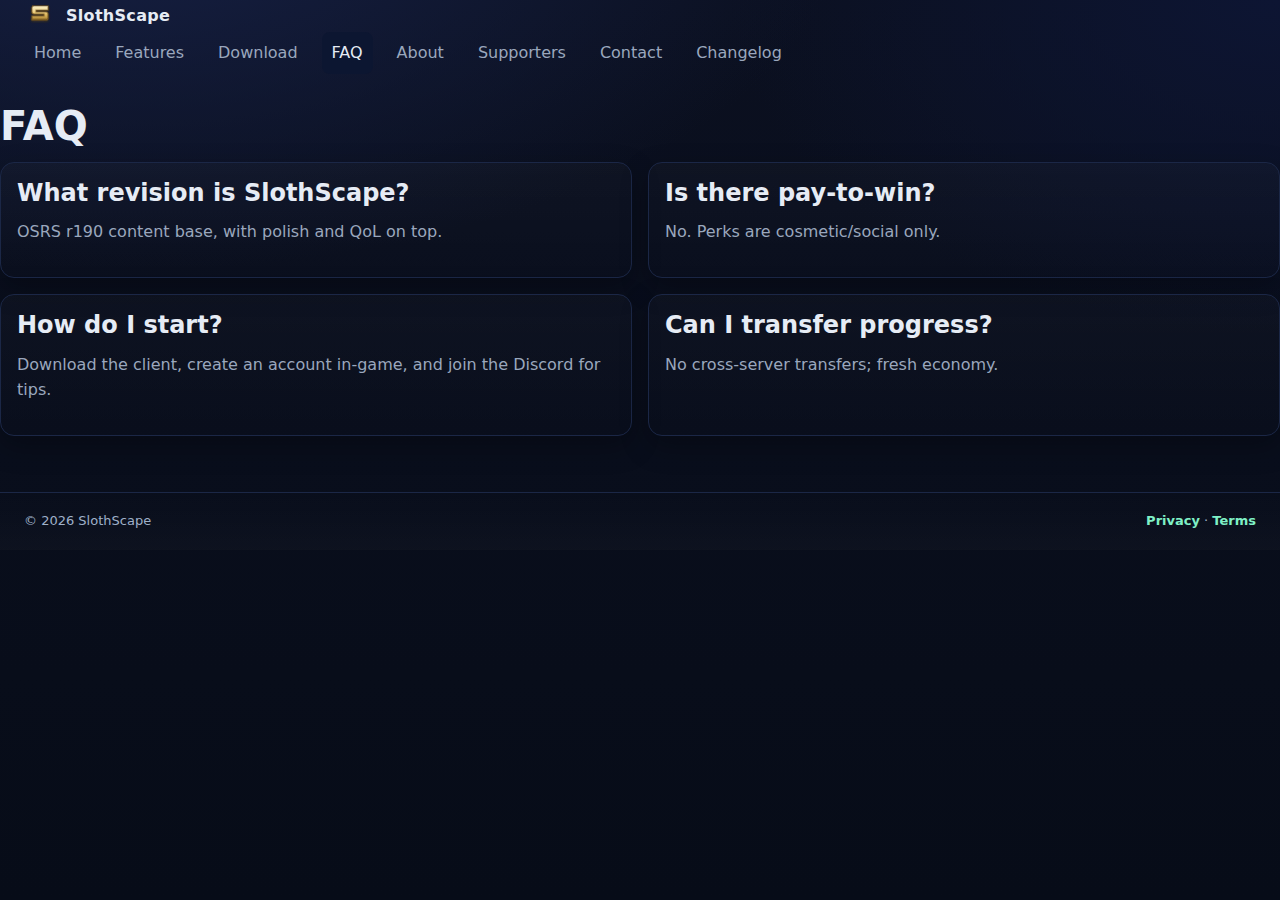
<file: faq.html>
<!doctype html>
<html lang="en">
<head>
  <meta charset="utf-8">
  <title>SlothScape — FAQ</title>
  <meta name="viewport" content="width=device-width, initial-scale=1">
  <link rel="icon" href="favicon.svg" type="image/svg+xml">
  <link rel="stylesheet" href="assets_css_site.css">
</head>
<body>
  <header class="site-header">
    <div class="container nav-inner">
      <a class="brand" href="index.html"><img class="brand-icon" src="/assets/brand/slothscape-s.svg" alt="SlothScape"> SlothScape</a>
      <nav class="nav" aria-label="Main">
        <a href="index.html">Home</a>
        <a href="features.html">Features</a>
        <a href="download.html">Download</a>
        <a href="faq.html" aria-current="page">FAQ</a>
        <a href="about.html">About</a>
        <a href="supporters.html">Supporters</a>
        <a href="contact.html">Contact</a>
        <a href="changelog.html">Changelog</a>
      </nav>
    </div>
  </header>

  <main class="container section">
    <h1>FAQ</h1>
    <div class="grid cols-2">
      <div class="card">
        <h3>What revision is SlothScape?</h3>
        <p class="muted">OSRS r190 content base, with polish and QoL on top.</p>
      </div>
      <div class="card">
        <h3>Is there pay‑to‑win?</h3>
        <p class="muted">No. Perks are cosmetic/social only.</p>
      </div>
      <div class="card">
        <h3>How do I start?</h3>
        <p class="muted">Download the client, create an account in‑game, and join the Discord for tips.</p>
      </div>
      <div class="card">
        <h3>Can I transfer progress?</h3>
        <p class="muted">No cross‑server transfers; fresh economy.</p>
      </div>
    </div>
  </main>

  <footer class="site-footer">
    <div class="container" style="display:flex;align-items:center;justify-content:space-between;gap:12px;flex-wrap:wrap">
      <div>© <span id="year"></span> SlothScape</div>
      <div><a class="link" href="privacy.html">Privacy</a> · <a class="link" href="terms.html">Terms</a></div>
    </div>
  </footer>
  <script>document.getElementById('year').textContent = new Date().getFullYear();</script>
</body>
</html>
</file>
<file: assets_css_site.css>
/* Import the comprehensive design system */
@import url('assets/styles/theme.css');

/* Existing component styles - now supplemented by theme.css */
</file>
